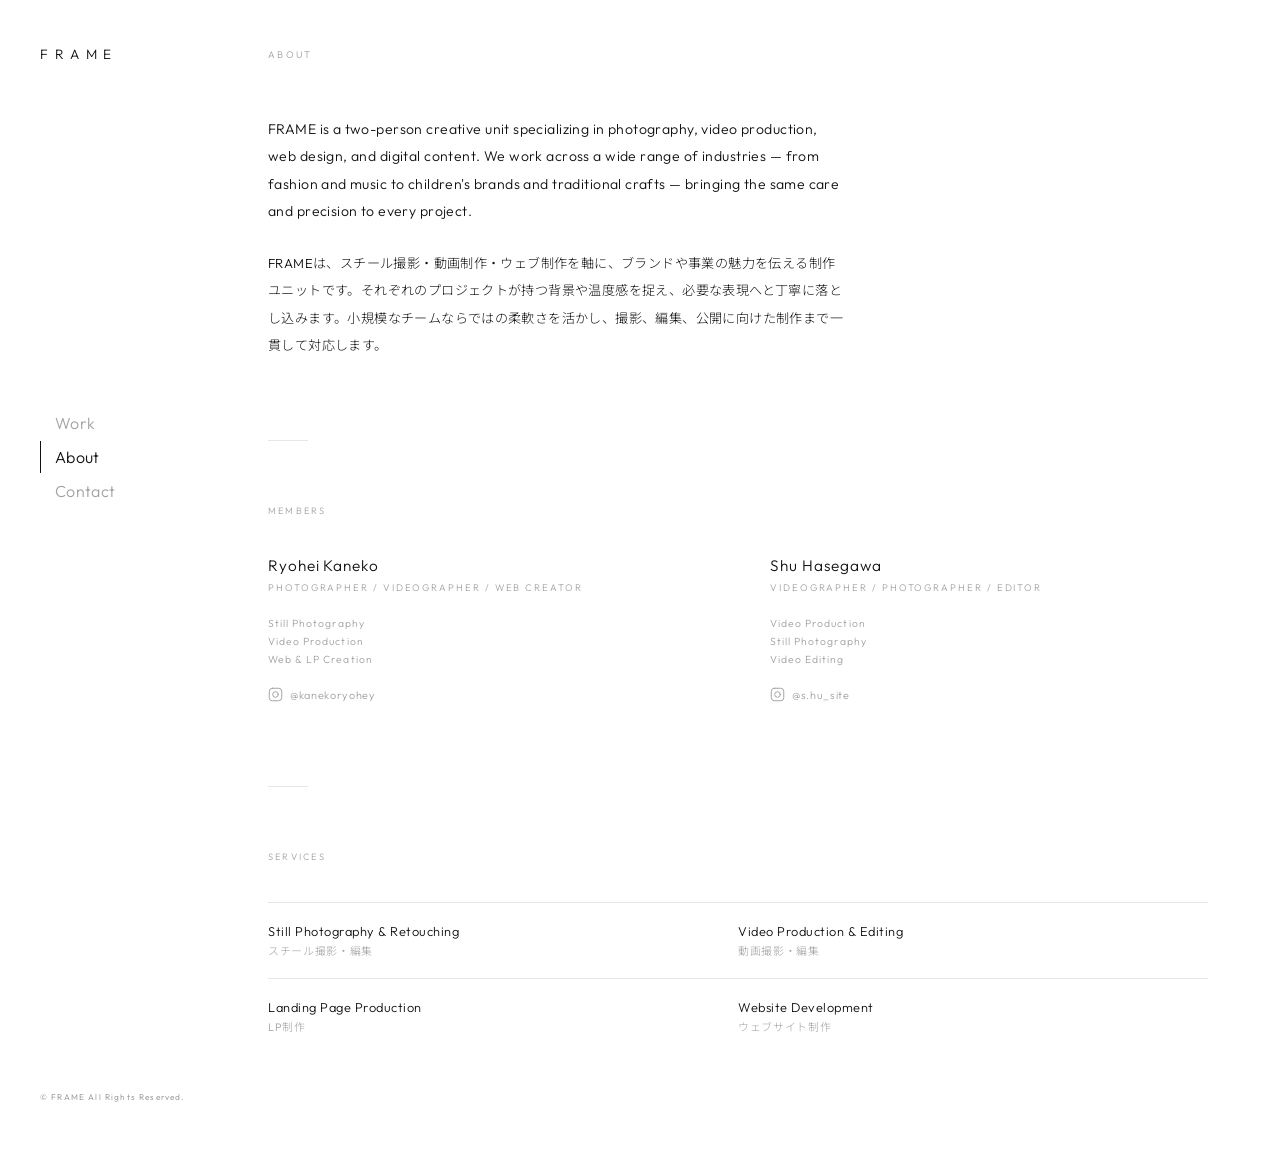
<file: about/index.html>
<!DOCTYPE html>
<html lang="ja">
<head>
<meta charset="UTF-8">
<meta name="viewport" content="width=device-width, initial-scale=1.0">
<title>About — FRAME</title>
<meta name="description" content="FRAME について。2人のクリエイターによるスチール・動画・ウェブ制作ユニット。/ About FRAME — a two-person photography, video and web production unit.">
<link rel="canonical" href="https://frame.com/about/">
<link rel="icon" href="/favicon.svg" type="image/svg+xml">
<meta property="og:type" content="website">
<meta property="og:site_name" content="FRAME">
<meta property="og:title" content="About — FRAME">
<meta property="og:description" content="About FRAME — a two-person photography, video and web production unit.">
<meta property="og:url" content="https://frame.com/about/">
<meta property="og:image" content="https://frame.com/images/ogp.jpg">
<meta property="og:locale" content="ja_JP">
<meta name="twitter:card" content="summary_large_image">
<link rel="preconnect" href="https://fonts.googleapis.com">
<link href="https://fonts.googleapis.com/css2?family=Outfit:wght@200;300;400&family=Noto+Sans+JP:wght@300;400&display=swap" rel="stylesheet">
<link rel="stylesheet" href="../style.css">
</head>
<body>

<aside class="sidebar">
  <a href="../" class="brand">Frame</a>
  <button class="hamburger" aria-label="メニューを開く">
    <span></span><span></span>
  </button>

  <nav class="main-nav">
    <a href="../">Work</a>
    <a href="../about/" class="is-current">About</a>
    <a href="../contact/">Contact</a>
  </nav>

  <div class="sidebar-foot">
    <!-- SNS 非表示中 — 開始する際はこのコメントを外してください
    <div class="social-links">
      <a href="#" target="_blank" rel="noopener" aria-label="Instagram">
        <svg width="16" height="16" viewBox="0 0 24 24" fill="none" stroke="currentColor" stroke-width="1.5" stroke-linecap="round" stroke-linejoin="round">
          <rect x="2" y="2" width="20" height="20" rx="5"/>
          <circle cx="12" cy="12" r="4.5"/>
          <circle cx="17.5" cy="6.5" r="0.5" fill="currentColor" stroke="none"/>
        </svg>
      </a>
      <a href="#" target="_blank" rel="noopener" aria-label="YouTube">
        <svg width="16" height="16" viewBox="0 0 24 24" fill="none" stroke="currentColor" stroke-width="1.5" stroke-linecap="round" stroke-linejoin="round">
          <path d="M22.54 6.42a2.78 2.78 0 0 0-1.95-1.96C18.88 4 12 4 12 4s-6.88 0-8.59.46A2.78 2.78 0 0 0 1.46 6.42 29 29 0 0 0 1 12a29 29 0 0 0 .46 5.58A2.78 2.78 0 0 0 3.41 19.6C5.12 20 12 20 12 20s6.88 0 8.59-.46a2.78 2.78 0 0 0 1.95-1.95A29 29 0 0 0 23 12a29 29 0 0 0-.46-5.58z"/>
          <polygon points="9.75 15.02 15.5 12 9.75 8.98 9.75 15.02" fill="currentColor" stroke="none"/>
        </svg>
      </a>
    </div>
    -->
    <p class="copy">© FRAME All Rights Reserved.</p>
  </div>
</aside>

<main class="main-content">

  <p class="page-label">About</p>

  <!-- ── Studio intro ── -->
  <div class="about-intro">
    <p>FRAME is a two-person creative unit specializing in photography, video production, web design, and digital content. We work across a wide range of industries — from fashion and music to children's brands and traditional crafts — bringing the same care and precision to every project.</p>
    <p class="ja">FRAMEは、スチール撮影・動画制作・ウェブ制作を軸に、ブランドや事業の魅力を伝える制作ユニットです。それぞれのプロジェクトが持つ背景や温度感を捉え、必要な表現へと丁寧に落とし込みます。小規模なチームならではの柔軟さを活かし、撮影、編集、公開に向けた制作まで一貫して対応します。</p>
  </div>

  <div class="rule"></div>

  <!-- ── Members ──
       REPLACE: 名前・役割・プロフィール文を書き換えてください
  -->
  <p class="section-label">Members</p>
  <div class="member-grid">

    <div class="member-card">
      <p class="member-name">Ryohei Kaneko</p>
      <p class="member-role">Photographer / Videographer / Web Creator</p>
      <div class="member-bio">
      </div>
      <div class="member-skills">
        <span>Still Photography</span>
        <span>Video Production</span>
        <span>Web & LP Creation</span>
      </div>
      <div class="member-social">
        <a href="https://www.instagram.com/kanekoryohey" target="_blank" rel="noopener" aria-label="Instagram @kanekoryohey">
          <svg width="15" height="15" viewBox="0 0 24 24" fill="none" stroke="currentColor" stroke-width="1.5" stroke-linecap="round" stroke-linejoin="round">
            <rect x="2" y="2" width="20" height="20" rx="5"/>
            <circle cx="12" cy="12" r="4.5"/>
            <circle cx="17.5" cy="6.5" r="0.5" fill="currentColor" stroke="none"/>
          </svg>
          <span>@kanekoryohey</span>
        </a>
      </div>
    </div>

    <div class="member-card">
      <p class="member-name">Shu Hasegawa</p>
      <p class="member-role">Videographer / Photographer / Editor</p>
      <div class="member-bio">
      </div>
      <div class="member-skills">
        <span>Video Production</span>
        <span>Still Photography</span>
        <span>Video Editing</span>
      </div>
      <div class="member-social">
        <a href="https://www.instagram.com/s.hu_site" target="_blank" rel="noopener" aria-label="Instagram @s.hu_site">
          <svg width="15" height="15" viewBox="0 0 24 24" fill="none" stroke="currentColor" stroke-width="1.5" stroke-linecap="round" stroke-linejoin="round">
            <rect x="2" y="2" width="20" height="20" rx="5"/>
            <circle cx="12" cy="12" r="4.5"/>
            <circle cx="17.5" cy="6.5" r="0.5" fill="currentColor" stroke="none"/>
          </svg>
          <span>@s.hu_site</span>
        </a>
      </div>
    </div>

  </div>

  <div class="rule"></div>

  <!-- ── Services ── -->
  <p class="section-label">Services</p>
  <div class="services-grid">

    <div class="service-item">
      <p class="service-en">Still Photography & Retouching</p>
      <p class="service-ja">スチール撮影・編集</p>
    </div>

    <div class="service-item">
      <p class="service-en">Video Production & Editing</p>
      <p class="service-ja">動画撮影・編集</p>
    </div>

    <div class="service-item">
      <p class="service-en">Landing Page Production</p>
      <p class="service-ja">LP制作</p>
    </div>

    <div class="service-item">
      <p class="service-en">Website Development</p>
      <p class="service-ja">ウェブサイト制作</p>
    </div>

  </div>

</main>

<script src="../main.js"></script>
</body>
</html>
</file>
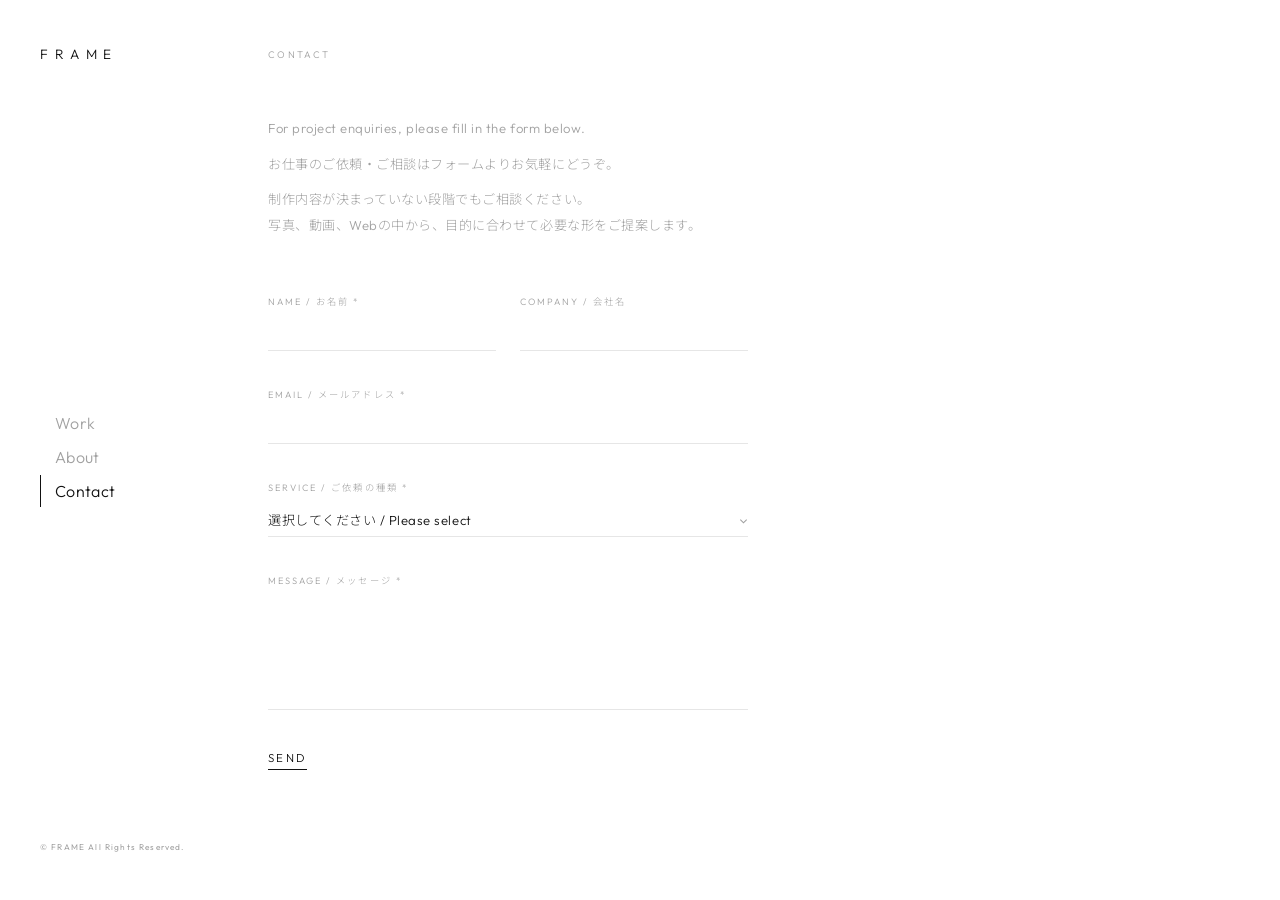
<file: contact/index.html>
<!DOCTYPE html>
<html lang="ja">
<head>
<meta charset="UTF-8">
<meta name="viewport" content="width=device-width, initial-scale=1.0">
<title>Contact — FRAME</title>
<meta name="description" content="FRAME へのお問い合わせ・お仕事のご依頼はこちらから。/ Enquiries and project requests for FRAME.">
<link rel="canonical" href="https://frame.com/contact/">
<link rel="icon" href="/favicon.svg" type="image/svg+xml">
<meta property="og:type" content="website">
<meta property="og:site_name" content="FRAME">
<meta property="og:title" content="Contact — FRAME">
<meta property="og:description" content="Enquiries and project requests for FRAME.">
<meta property="og:url" content="https://frame.com/contact/">
<meta property="og:image" content="https://frame.com/images/ogp.jpg">
<meta property="og:locale" content="ja_JP">
<meta name="twitter:card" content="summary_large_image">
<link rel="preconnect" href="https://fonts.googleapis.com">
<link href="https://fonts.googleapis.com/css2?family=Outfit:wght@200;300;400&family=Noto+Sans+JP:wght@300;400&display=swap" rel="stylesheet">
<link rel="stylesheet" href="../style.css">
</head>
<body>

<aside class="sidebar">
  <a href="../" class="brand">Frame</a>
  <button class="hamburger" aria-label="メニューを開く">
    <span></span><span></span>
  </button>

  <nav class="main-nav">
    <a href="../">Work</a>
    <a href="../about/">About</a>
    <a href="../contact/" class="is-current">Contact</a>
  </nav>

  <div class="sidebar-foot">
    <!-- SNS 非表示中 — 開始する際はこのコメントを外してください
    <div class="social-links">
      <a href="#" target="_blank" rel="noopener" aria-label="Instagram">
        <svg width="16" height="16" viewBox="0 0 24 24" fill="none" stroke="currentColor" stroke-width="1.5" stroke-linecap="round" stroke-linejoin="round">
          <rect x="2" y="2" width="20" height="20" rx="5"/>
          <circle cx="12" cy="12" r="4.5"/>
          <circle cx="17.5" cy="6.5" r="0.5" fill="currentColor" stroke="none"/>
        </svg>
      </a>
      <a href="#" target="_blank" rel="noopener" aria-label="YouTube">
        <svg width="16" height="16" viewBox="0 0 24 24" fill="none" stroke="currentColor" stroke-width="1.5" stroke-linecap="round" stroke-linejoin="round">
          <path d="M22.54 6.42a2.78 2.78 0 0 0-1.95-1.96C18.88 4 12 4 12 4s-6.88 0-8.59.46A2.78 2.78 0 0 0 1.46 6.42 29 29 0 0 0 1 12a29 29 0 0 0 .46 5.58A2.78 2.78 0 0 0 3.41 19.6C5.12 20 12 20 12 20s6.88 0 8.59-.46a2.78 2.78 0 0 0 1.95-1.95A29 29 0 0 0 23 12a29 29 0 0 0-.46-5.58z"/>
          <polygon points="9.75 15.02 15.5 12 9.75 8.98 9.75 15.02" fill="currentColor" stroke="none"/>
        </svg>
      </a>
    </div>
    -->
    <p class="copy">© FRAME All Rights Reserved.</p>
  </div>
</aside>

<main class="main-content">

  <p class="page-label">Contact</p>

  <div class="contact-lead">
    <p>For project enquiries, please fill in the form below.</p>
    <p class="ja">お仕事のご依頼・ご相談はフォームよりお気軽にどうぞ。</p>
    <p class="ja">制作内容が決まっていない段階でもご相談ください。<br>写真、動画、Webの中から、目的に合わせて必要な形をご提案します。</p>
  </div>

  <!--
    REPLACE: action の YOUR_FORM_ID を Formspree のフォーム ID に変更してください。
    Formspree (https://formspree.io) でフォームを作成すると
    「https://formspree.io/f/xxxxxxxx」のような URL が発行されます。
  -->
  <form
    class="contact-form"
    action="https://formspree.io/f/YOUR_FORM_ID"
    method="POST"
  >
    <!-- スパム対策ハニーポット（非表示） -->
    <input type="text" name="_gotcha" style="display:none" tabindex="-1" autocomplete="off">

    <div class="form-row">
      <div class="form-field">
        <label for="name">Name / お名前 <span aria-hidden="true">*</span></label>
        <input type="text" id="name" name="name" autocomplete="name" required>
      </div>
      <div class="form-field">
        <label for="company">Company / 会社名</label>
        <input type="text" id="company" name="company" autocomplete="organization">
      </div>
    </div>

    <div class="form-field">
      <label for="email">Email / メールアドレス <span aria-hidden="true">*</span></label>
      <input type="email" id="email" name="email" autocomplete="email" required>
    </div>

    <div class="form-field">
      <label for="service">Service / ご依頼の種類 <span aria-hidden="true">*</span></label>
      <div class="select-wrap">
        <select id="service" name="service" required>
          <option value="" disabled selected>選択してください / Please select</option>
          <option value="photo">スチール撮影・編集 / Still Photography</option>
          <option value="video">動画撮影・編集 / Video Production</option>
          <option value="web">LP・ウェブサイト制作 / LP & Website</option>
          <option value="other">その他 / Other</option>
        </select>
      </div>
    </div>

    <div class="form-field">
      <label for="message">Message / メッセージ <span aria-hidden="true">*</span></label>
      <textarea id="message" name="message" rows="6" required></textarea>
    </div>

    <button type="submit" class="form-submit">Send</button>

  </form>

</main>

<script src="../main.js"></script>
</body>
</html>
</file>
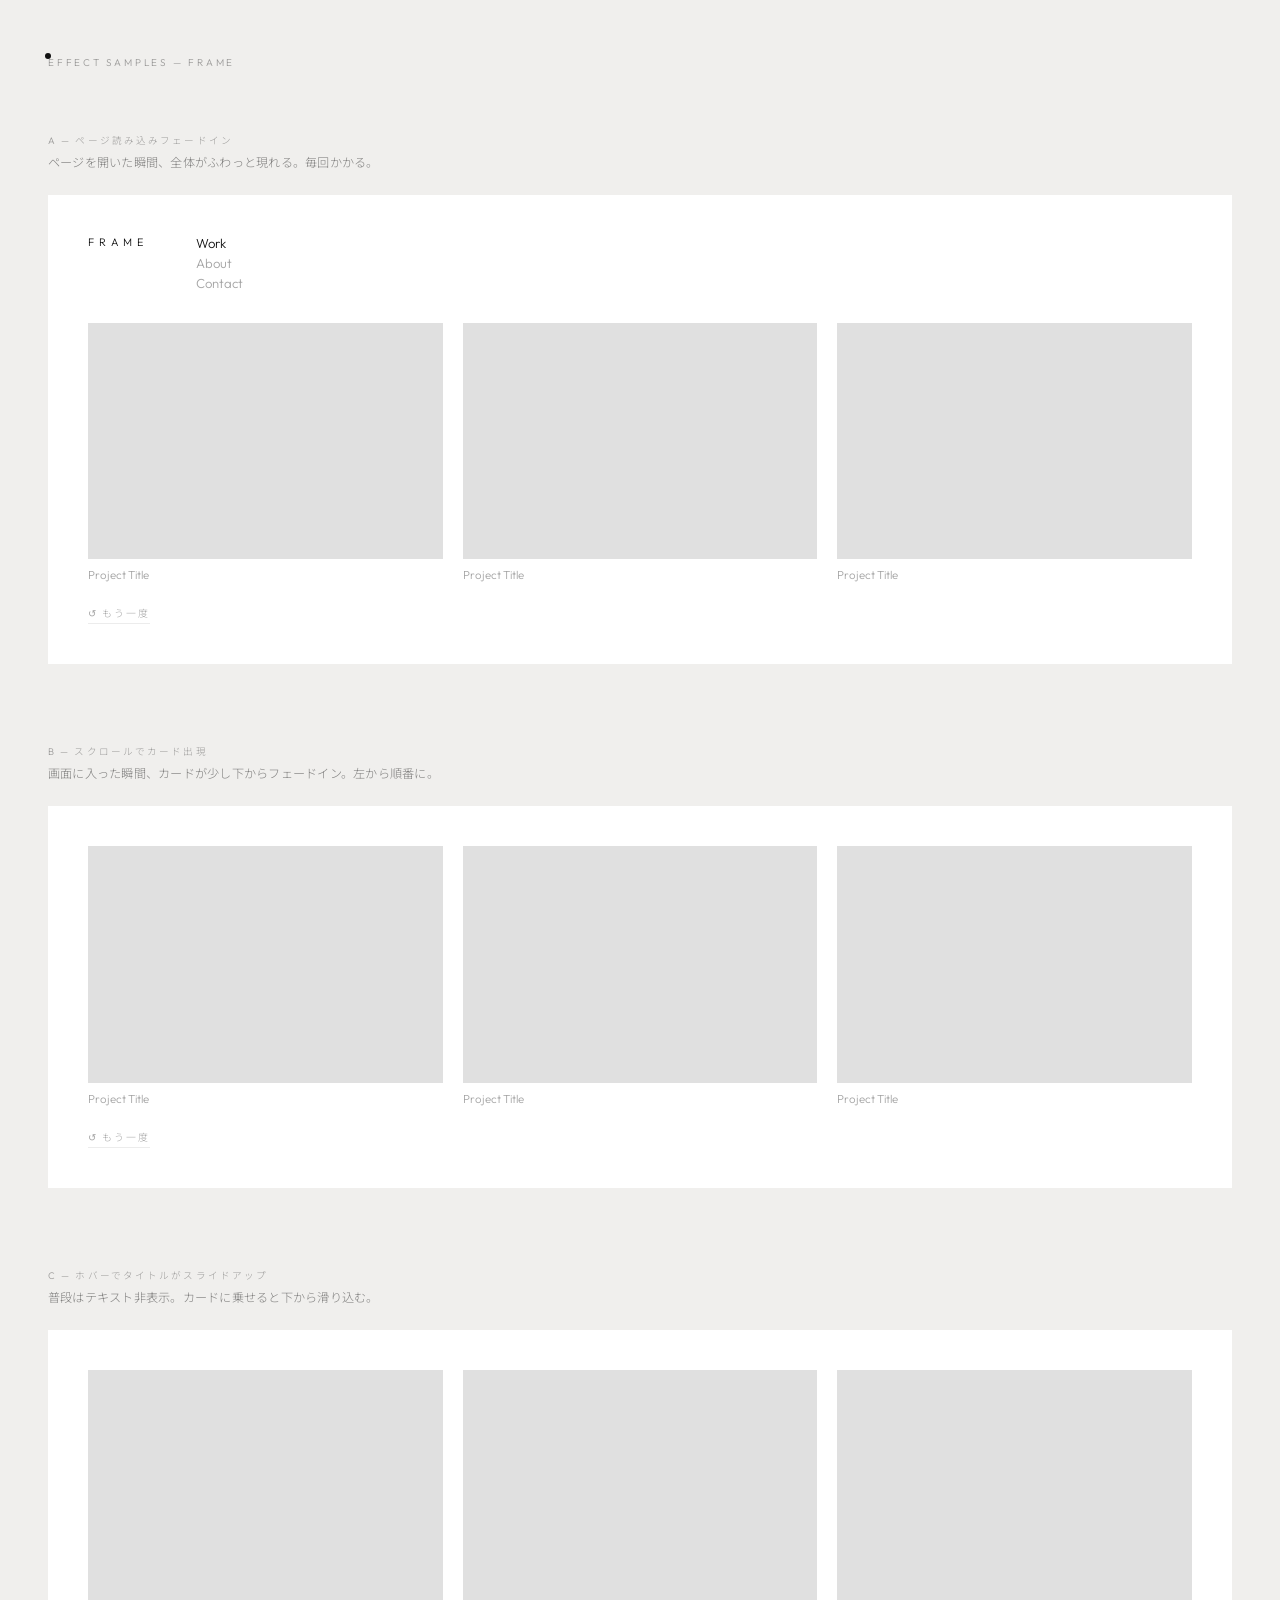
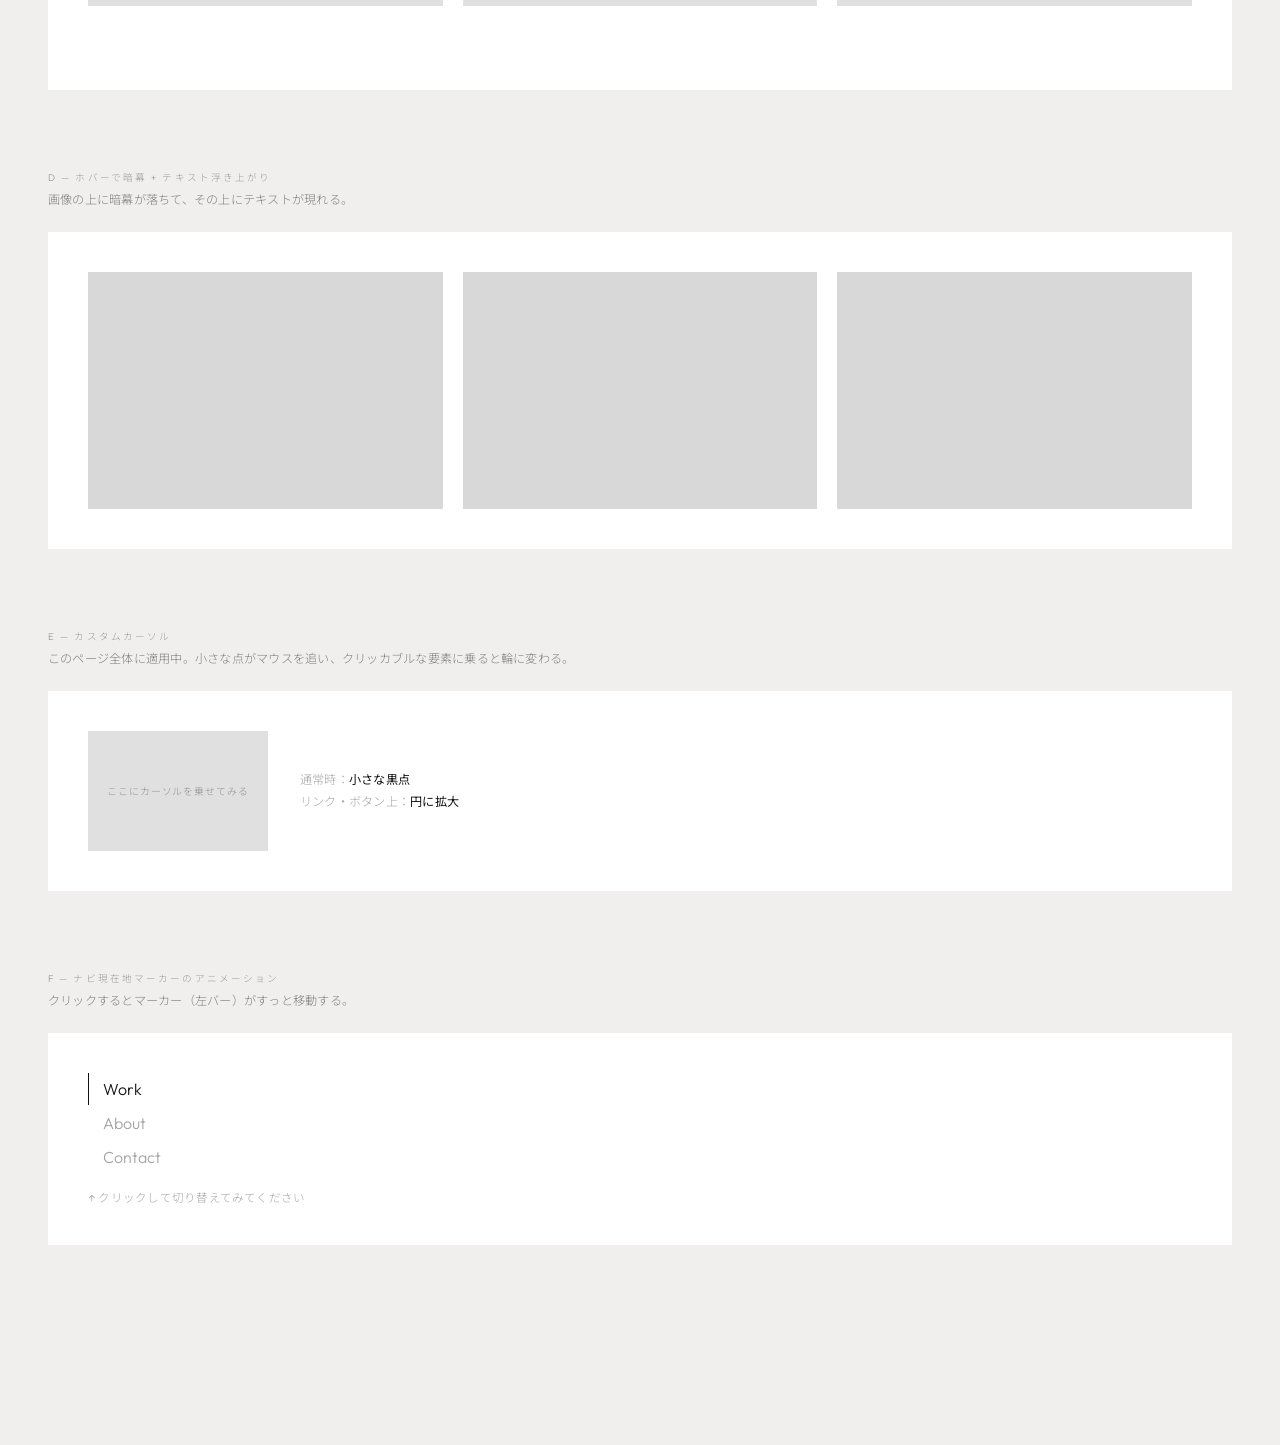
<file: effect-samples.html>
<!DOCTYPE html>
<html lang="ja">
<head>
<meta charset="UTF-8">
<meta name="viewport" content="width=device-width, initial-scale=1.0">
<title>Effect Samples — FRAME</title>
<link href="https://fonts.googleapis.com/css2?family=Outfit:wght@200;300;400&family=Noto+Sans+JP:wght@300;400&display=swap" rel="stylesheet">
<style>
*, *::before, *::after { box-sizing: border-box; margin: 0; padding: 0; }
:root {
  --bg:    #fff;
  --ink:   #111;
  --muted: rgba(17,17,17,0.38);
  --faint: rgba(17,17,17,0.08);
}
body {
  font-family: 'Outfit', 'Noto Sans JP', sans-serif;
  background: #f0efed;
  color: var(--ink);
  padding: 56px 48px 120px;
  cursor: none;
}
a { text-decoration: none; color: inherit; }

/* ── ページ共通 ── */
.page-title {
  font-size: 0.62rem;
  font-weight: 300;
  letter-spacing: 0.28em;
  text-transform: uppercase;
  color: var(--muted);
  margin-bottom: 64px;
}

.section {
  margin-bottom: 80px;
}

.section-label {
  font-size: 0.6rem;
  font-weight: 300;
  letter-spacing: 0.22em;
  text-transform: uppercase;
  color: var(--muted);
  margin-bottom: 6px;
}

.section-desc {
  font-size: 0.76rem;
  font-weight: 300;
  color: rgba(17,17,17,0.5);
  margin-bottom: 24px;
  letter-spacing: 0.02em;
}

.demo-box {
  background: var(--bg);
  padding: 40px;
}

.replay-btn {
  display: inline-block;
  margin-top: 20px;
  font-family: inherit;
  font-size: 0.62rem;
  font-weight: 300;
  letter-spacing: 0.2em;
  text-transform: uppercase;
  color: var(--muted);
  background: none;
  border: none;
  border-bottom: 1px solid var(--faint);
  cursor: none;
  padding: 3px 0;
  transition: color 0.2s;
}
.replay-btn:hover { color: var(--ink); }

/* ダミーカード共通 */
.dummy-thumb {
  background: #e8e8e8;
  aspect-ratio: 3/2;
  overflow: hidden;
  position: relative;
}
.dummy-thumb img {
  width: 100%; height: 100%;
  object-fit: cover;
  display: block;
}

/* ── A: ページフェードイン ── */
#demo-a .inner {
  opacity: 0;
  transform: translateY(10px);
  transition: opacity 0.7s ease, transform 0.7s ease;
}
#demo-a .inner.is-visible {
  opacity: 1;
  transform: translateY(0);
}
#demo-a .mock-sidebar {
  display: flex;
  gap: 48px;
  align-items: flex-start;
}
#demo-a .mock-brand {
  font-size: 0.68rem;
  font-weight: 300;
  letter-spacing: 0.44em;
  text-transform: uppercase;
}
#demo-a .mock-nav {
  display: flex;
  flex-direction: column;
  gap: 4px;
}
#demo-a .mock-nav span {
  font-size: 0.82rem;
  font-weight: 300;
  color: var(--muted);
}
#demo-a .mock-nav span.on { color: var(--ink); }
#demo-a .mock-grid {
  display: grid;
  grid-template-columns: repeat(3, 1fr);
  gap: 20px;
  margin-top: 32px;
}
#demo-a .mock-card .dummy-thumb { background: #e0e0e0; }
#demo-a .mock-card p {
  margin-top: 8px;
  font-size: 0.72rem;
  font-weight: 300;
  color: var(--muted);
}

/* ── B: スクロールフェードイン ── */
#demo-b .card-grid {
  display: grid;
  grid-template-columns: repeat(3, 1fr);
  gap: 20px;
}
.scroll-card {
  opacity: 0;
  transform: translateY(18px);
  transition: opacity 0.55s ease, transform 0.55s ease;
}
.scroll-card.is-visible {
  opacity: 1;
  transform: translateY(0);
}
.scroll-card:nth-child(2) { transition-delay: 0.1s; }
.scroll-card:nth-child(3) { transition-delay: 0.2s; }
.scroll-card .dummy-thumb { background: #e0e0e0; }
.scroll-card p {
  margin-top: 8px;
  font-size: 0.72rem;
  font-weight: 300;
  color: var(--muted);
}

/* ── C: ホバー タイトルスライドアップ ── */
#demo-c .card-grid {
  display: grid;
  grid-template-columns: repeat(3, 1fr);
  gap: 20px;
}
.hover-slide-card {
  cursor: none;
}
.hover-slide-card .dummy-thumb {
  background: #e0e0e0;
  overflow: hidden;
}
.hover-slide-card .dummy-thumb img {
  transition: transform 0.5s ease;
}
.hover-slide-card:hover .dummy-thumb img {
  transform: scale(1.04);
}
.hover-slide-card .meta {
  overflow: hidden;
  height: 44px;
  position: relative;
}
.hover-slide-card .meta-inner {
  position: absolute;
  bottom: -44px;
  left: 0;
  transition: bottom 0.35s ease;
  padding-top: 10px;
}
.hover-slide-card:hover .meta-inner {
  bottom: 0;
}
.hover-slide-card .cat {
  font-size: 0.56rem;
  font-weight: 300;
  letter-spacing: 0.22em;
  text-transform: uppercase;
  color: var(--muted);
  display: block;
  margin-bottom: 3px;
}
.hover-slide-card .title {
  font-size: 0.78rem;
  font-weight: 300;
}

/* ── D: オーバーレイ + テキスト ── */
#demo-d .card-grid {
  display: grid;
  grid-template-columns: repeat(3, 1fr);
  gap: 20px;
}
.overlay-card {
  cursor: none;
  position: relative;
}
.overlay-card .dummy-thumb {
  background: #d8d8d8;
  position: relative;
  overflow: hidden;
}
.overlay-card .overlay {
  position: absolute;
  inset: 0;
  background: rgba(17,17,17,0);
  display: flex;
  flex-direction: column;
  justify-content: flex-end;
  padding: 16px;
  transition: background 0.35s ease;
}
.overlay-card:hover .overlay {
  background: rgba(17,17,17,0.52);
}
.overlay-card .overlay-text {
  opacity: 0;
  transform: translateY(8px);
  transition: opacity 0.3s ease 0.05s, transform 0.3s ease 0.05s;
}
.overlay-card:hover .overlay-text {
  opacity: 1;
  transform: translateY(0);
}
.overlay-card .overlay-cat {
  font-size: 0.52rem;
  font-weight: 300;
  letter-spacing: 0.22em;
  text-transform: uppercase;
  color: rgba(255,255,255,0.65);
  display: block;
  margin-bottom: 3px;
}
.overlay-card .overlay-title {
  font-size: 0.78rem;
  font-weight: 300;
  color: #fff;
}

/* ── E: カスタムカーソル ── */
#cursor {
  position: fixed;
  width: 6px;
  height: 6px;
  background: var(--ink);
  border-radius: 50%;
  pointer-events: none;
  z-index: 9999;
  transform: translate(-50%, -50%);
  transition: transform 0.08s ease, width 0.25s ease, height 0.25s ease, background 0.25s ease;
}
#cursor.is-hover {
  width: 32px;
  height: 32px;
  background: transparent;
  border: 1px solid var(--ink);
}
#demo-e .cursor-demo {
  display: flex;
  gap: 32px;
  align-items: center;
}
#demo-e .cursor-area {
  width: 180px;
  aspect-ratio: 3/2;
  background: #e0e0e0;
  display: flex;
  align-items: center;
  justify-content: center;
}
#demo-e .cursor-area p {
  font-size: 0.62rem;
  font-weight: 300;
  letter-spacing: 0.1em;
  color: var(--muted);
}
#demo-e .cursor-note {
  font-size: 0.76rem;
  font-weight: 300;
  color: var(--muted);
  line-height: 1.8;
  letter-spacing: 0.02em;
}
#demo-e .cursor-note strong {
  color: var(--ink);
  font-weight: 400;
}

/* ── F: ナビマーカーアニメ ── */
#demo-f .nav-demo {
  display: inline-flex;
  flex-direction: column;
  gap: 2px;
  position: relative;
}
#demo-f .nav-demo a {
  font-size: 1rem;
  font-weight: 300;
  color: var(--muted);
  padding: 6px 0 6px 14px;
  border-left: 1px solid transparent;
  transition: color 0.2s;
  cursor: none;
  display: block;
}
#demo-f .nav-demo a:hover { color: var(--ink); }
#demo-f .nav-demo a.f-active {
  color: var(--ink);
  border-left-color: var(--ink);
  transition: color 0.2s, border-left-color 0.3s ease;
}
#demo-f .nav-note {
  margin-top: 16px;
  font-size: 0.72rem;
  font-weight: 300;
  color: var(--muted);
  letter-spacing: 0.02em;
}
</style>
</head>
<body>

<!-- カスタムカーソル（全体） -->
<div id="cursor"></div>

<p class="page-title">Effect Samples — FRAME</p>

<!-- A -->
<div class="section" id="section-a">
  <p class="section-label">A — ページ読み込みフェードイン</p>
  <p class="section-desc">ページを開いた瞬間、全体がふわっと現れる。毎回かかる。</p>
  <div class="demo-box" id="demo-a">
    <div class="inner is-visible">
      <div class="mock-sidebar">
        <span class="mock-brand">Frame</span>
        <nav class="mock-nav">
          <span class="on">Work</span>
          <span>About</span>
          <span>Contact</span>
        </nav>
      </div>
      <div class="mock-grid">
        <div class="mock-card"><div class="dummy-thumb"></div><p>Project Title</p></div>
        <div class="mock-card"><div class="dummy-thumb"></div><p>Project Title</p></div>
        <div class="mock-card"><div class="dummy-thumb"></div><p>Project Title</p></div>
      </div>
    </div>
    <button class="replay-btn" id="replay-a">↺ もう一度</button>
  </div>
</div>

<!-- B -->
<div class="section" id="section-b">
  <p class="section-label">B — スクロールでカード出現</p>
  <p class="section-desc">画面に入った瞬間、カードが少し下からフェードイン。左から順番に。</p>
  <div class="demo-box" id="demo-b">
    <div class="card-grid">
      <div class="scroll-card">
        <div class="dummy-thumb"></div>
        <p style="margin-top:8px;font-size:0.72rem;font-weight:300;color:var(--muted)">Project Title</p>
      </div>
      <div class="scroll-card">
        <div class="dummy-thumb"></div>
        <p style="margin-top:8px;font-size:0.72rem;font-weight:300;color:var(--muted)">Project Title</p>
      </div>
      <div class="scroll-card">
        <div class="dummy-thumb"></div>
        <p style="margin-top:8px;font-size:0.72rem;font-weight:300;color:var(--muted)">Project Title</p>
      </div>
    </div>
    <button class="replay-btn" id="replay-b">↺ もう一度</button>
  </div>
</div>

<!-- C -->
<div class="section" id="section-c">
  <p class="section-label">C — ホバーでタイトルがスライドアップ</p>
  <p class="section-desc">普段はテキスト非表示。カードに乗せると下から滑り込む。</p>
  <div class="demo-box" id="demo-c">
    <div class="card-grid">
      <div class="hover-slide-card">
        <div class="dummy-thumb"></div>
        <div class="meta">
          <div class="meta-inner">
            <span class="cat">Photo</span>
            <p class="title">Project Title</p>
          </div>
        </div>
      </div>
      <div class="hover-slide-card">
        <div class="dummy-thumb"></div>
        <div class="meta">
          <div class="meta-inner">
            <span class="cat">Video</span>
            <p class="title">Project Title</p>
          </div>
        </div>
      </div>
      <div class="hover-slide-card">
        <div class="dummy-thumb"></div>
        <div class="meta">
          <div class="meta-inner">
            <span class="cat">Web & LP</span>
            <p class="title">Project Title</p>
          </div>
        </div>
      </div>
    </div>
  </div>
</div>

<!-- D -->
<div class="section" id="section-d">
  <p class="section-label">D — ホバーで暗幕 + テキスト浮き上がり</p>
  <p class="section-desc">画像の上に暗幕が落ちて、その上にテキストが現れる。</p>
  <div class="demo-box" id="demo-d">
    <div class="card-grid">
      <div class="overlay-card">
        <div class="dummy-thumb">
          <div class="overlay">
            <div class="overlay-text">
              <span class="overlay-cat">Photo</span>
              <p class="overlay-title">Project Title</p>
            </div>
          </div>
        </div>
      </div>
      <div class="overlay-card">
        <div class="dummy-thumb">
          <div class="overlay">
            <div class="overlay-text">
              <span class="overlay-cat">Video</span>
              <p class="overlay-title">Project Title</p>
            </div>
          </div>
        </div>
      </div>
      <div class="overlay-card">
        <div class="dummy-thumb">
          <div class="overlay">
            <div class="overlay-text">
              <span class="overlay-cat">Web & LP</span>
              <p class="overlay-title">Project Title</p>
            </div>
          </div>
        </div>
      </div>
    </div>
  </div>
</div>

<!-- E -->
<div class="section" id="section-e">
  <p class="section-label">E — カスタムカーソル</p>
  <p class="section-desc">このページ全体に適用中。小さな点がマウスを追い、クリッカブルな要素に乗ると輪に変わる。</p>
  <div class="demo-box" id="demo-e">
    <div class="cursor-demo">
      <div class="cursor-area">
        <p>ここにカーソルを乗せてみる</p>
      </div>
      <div class="cursor-note">
        通常時：<strong>小さな黒点</strong><br>
        リンク・ボタン上：<strong>円に拡大</strong>
      </div>
    </div>
  </div>
</div>

<!-- F -->
<div class="section" id="section-f">
  <p class="section-label">F — ナビ現在地マーカーのアニメーション</p>
  <p class="section-desc">クリックするとマーカー（左バー）がすっと移動する。</p>
  <div class="demo-box" id="demo-f">
    <nav class="nav-demo">
      <a href="#" class="f-active" id="fn-work">Work</a>
      <a href="#" id="fn-about">About</a>
      <a href="#" id="fn-contact">Contact</a>
    </nav>
    <p class="nav-note">↑ クリックして切り替えてみてください</p>
  </div>
</div>

<script>
/* ── カスタムカーソル ── */
const cursor = document.getElementById('cursor');
document.addEventListener('mousemove', e => {
  cursor.style.left = e.clientX + 'px';
  cursor.style.top  = e.clientY + 'px';
});
document.querySelectorAll('a, button, .hover-slide-card, .overlay-card, .cursor-area').forEach(el => {
  el.addEventListener('mouseenter', () => cursor.classList.add('is-hover'));
  el.addEventListener('mouseleave', () => cursor.classList.remove('is-hover'));
});

/* ── A: フェードイン ── */
function playA() {
  const inner = document.querySelector('#demo-a .inner');
  inner.classList.remove('is-visible');
  void inner.offsetWidth;
  setTimeout(() => inner.classList.add('is-visible'), 30);
}
document.getElementById('replay-a').addEventListener('click', playA);

/* ── B: スクロールカード ── */
const scrollCards = document.querySelectorAll('.scroll-card');
function checkScrollCards() {
  scrollCards.forEach(card => {
    const rect = card.getBoundingClientRect();
    if (rect.top < window.innerHeight - 40) card.classList.add('is-visible');
  });
}
window.addEventListener('scroll', checkScrollCards);
checkScrollCards();

document.getElementById('replay-b').addEventListener('click', () => {
  scrollCards.forEach(c => c.classList.remove('is-visible'));
  setTimeout(checkScrollCards, 100);
});

/* ── F: ナビマーカー ── */
const fLinks = document.querySelectorAll('#demo-f .nav-demo a');
fLinks.forEach(link => {
  link.addEventListener('click', e => {
    e.preventDefault();
    fLinks.forEach(l => l.classList.remove('f-active'));
    link.classList.add('f-active');
  });
});
</script>
</body>
</html>
</file>
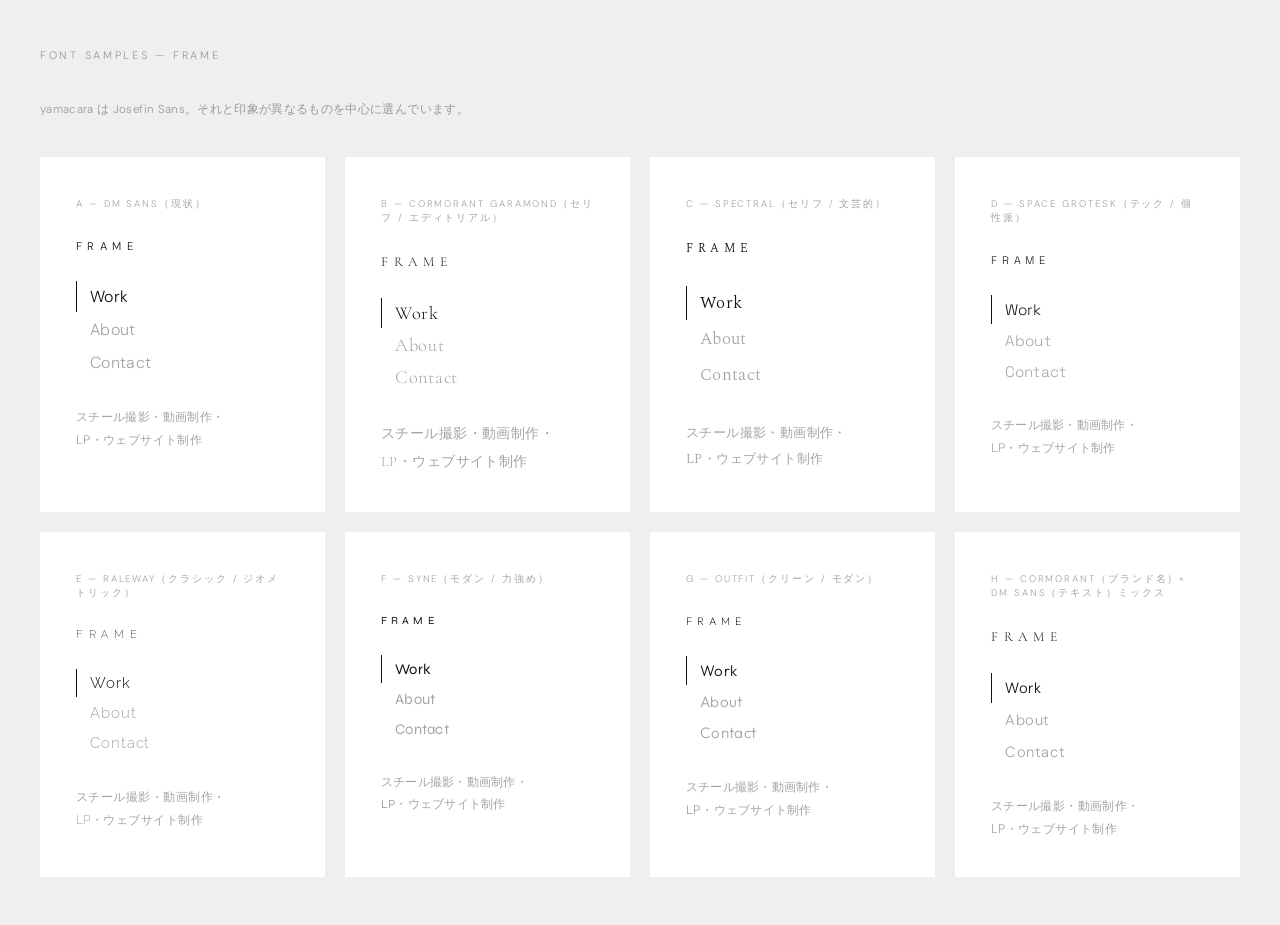
<file: font-samples.html>
<!DOCTYPE html>
<html lang="ja">
<head>
<meta charset="UTF-8">
<meta name="viewport" content="width=device-width, initial-scale=1.0">
<title>Font Samples — FRAME</title>
<link rel="preconnect" href="https://fonts.googleapis.com">
<link href="https://fonts.googleapis.com/css2?family=DM+Sans:opsz,wght@9..40,200;9..40,300;9..40,400&family=Cormorant+Garamond:ital,wght@0,300;0,400;1,300&family=Space+Grotesk:wght@300;400;500&family=Raleway:wght@200;300;400&family=Outfit:wght@200;300;400&family=Spectral:ital,wght@0,300;0,400;1,300&family=Syne:wght@400;500;600&family=Noto+Sans+JP:wght@300;400&display=swap" rel="stylesheet">
<style>
*, *::before, *::after { box-sizing: border-box; margin: 0; padding: 0; }
:root {
  --bg:    #fff;
  --ink:   #111;
  --muted: rgba(17,17,17,0.38);
  --faint: rgba(17,17,17,0.08);
}
body {
  background: #f0efed;
  color: var(--ink);
  padding: 48px 40px;
}
a { text-decoration: none; color: inherit; }

h1 {
  font-family: 'DM Sans', sans-serif;
  font-size: 0.68rem;
  font-weight: 300;
  letter-spacing: 0.25em;
  text-transform: uppercase;
  color: var(--muted);
  margin-bottom: 40px;
}

.note {
  font-family: 'DM Sans', sans-serif;
  font-size: 0.72rem;
  font-weight: 300;
  color: var(--muted);
  margin-bottom: 40px;
  letter-spacing: 0.03em;
}

.grid {
  display: grid;
  grid-template-columns: repeat(auto-fill, minmax(260px, 1fr));
  gap: 20px;
}

.card {
  background: var(--bg);
  padding: 40px 36px 36px;
  display: flex;
  flex-direction: column;
  gap: 28px;
}

.card-label {
  font-family: 'DM Sans', sans-serif;
  font-size: 0.6rem;
  font-weight: 300;
  letter-spacing: 0.2em;
  text-transform: uppercase;
  color: var(--muted);
}

/* ── A: 現状 DM Sans ── */
.f-a .brand { font-family: 'DM Sans', sans-serif; font-size: 0.7rem; font-weight: 300; letter-spacing: 0.48em; text-transform: uppercase; }
.f-a nav { display: flex; flex-direction: column; gap: 2px; }
.f-a nav a { font-family: 'DM Sans', sans-serif; font-size: 1rem; font-weight: 300; letter-spacing: 0.02em; color: var(--muted); padding: 5px 0 5px 13px; border-left: 1px solid transparent; }
.f-a nav a.on { color: var(--ink); border-left-color: var(--ink); }
.f-a .body { font-family: 'DM Sans', sans-serif; font-size: 0.78rem; font-weight: 300; line-height: 1.85; letter-spacing: 0.03em; color: var(--muted); }

/* ── B: Cormorant Garamond（セリフ / エディトリアル） ── */
.f-b .brand { font-family: 'Cormorant Garamond', serif; font-size: 0.85rem; font-weight: 300; letter-spacing: 0.42em; text-transform: uppercase; }
.f-b nav { display: flex; flex-direction: column; gap: 2px; }
.f-b nav a { font-family: 'Cormorant Garamond', serif; font-size: 1.15rem; font-weight: 300; letter-spacing: 0.04em; color: var(--muted); padding: 4px 0 4px 13px; border-left: 1px solid transparent; }
.f-b nav a.on { color: var(--ink); border-left-color: var(--ink); }
.f-b .body { font-family: 'Cormorant Garamond', serif; font-size: 0.9rem; font-weight: 300; line-height: 1.95; letter-spacing: 0.03em; color: var(--muted); }

/* ── C: Spectral（セリフ / 文芸的） ── */
.f-c .brand { font-family: 'Spectral', serif; font-size: 0.78rem; font-weight: 300; letter-spacing: 0.38em; text-transform: uppercase; }
.f-c nav { display: flex; flex-direction: column; gap: 2px; }
.f-c nav a { font-family: 'Spectral', serif; font-size: 1.05rem; font-weight: 300; letter-spacing: 0.02em; color: var(--muted); padding: 4px 0 4px 13px; border-left: 1px solid transparent; }
.f-c nav a.on { color: var(--ink); border-left-color: var(--ink); }
.f-c .body { font-family: 'Spectral', serif; font-size: 0.84rem; font-weight: 300; line-height: 1.95; letter-spacing: 0.03em; color: var(--muted); }

/* ── D: Space Grotesk（テック / 個性派サンズ） ── */
.f-d .brand { font-family: 'Space Grotesk', sans-serif; font-size: 0.68rem; font-weight: 300; letter-spacing: 0.44em; text-transform: uppercase; }
.f-d nav { display: flex; flex-direction: column; gap: 2px; }
.f-d nav a { font-family: 'Space Grotesk', sans-serif; font-size: 0.95rem; font-weight: 300; letter-spacing: 0.01em; color: var(--muted); padding: 5px 0 5px 13px; border-left: 1px solid transparent; }
.f-d nav a.on { color: var(--ink); border-left-color: var(--ink); }
.f-d .body { font-family: 'Space Grotesk', sans-serif; font-size: 0.78rem; font-weight: 300; line-height: 1.82; letter-spacing: 0.02em; color: var(--muted); }

/* ── E: Raleway（クラシック / ジオメトリック） ── */
.f-e .brand { font-family: 'Raleway', sans-serif; font-size: 0.68rem; font-weight: 200; letter-spacing: 0.52em; text-transform: uppercase; }
.f-e nav { display: flex; flex-direction: column; gap: 2px; }
.f-e nav a { font-family: 'Raleway', sans-serif; font-size: 0.95rem; font-weight: 300; letter-spacing: 0.06em; color: var(--muted); padding: 5px 0 5px 13px; border-left: 1px solid transparent; }
.f-e nav a.on { color: var(--ink); border-left-color: var(--ink); }
.f-e .body { font-family: 'Raleway', sans-serif; font-size: 0.78rem; font-weight: 300; line-height: 1.85; letter-spacing: 0.04em; color: var(--muted); }

/* ── F: Syne（モダン / 力強い） ── */
.f-f .brand { font-family: 'Syne', sans-serif; font-size: 0.68rem; font-weight: 400; letter-spacing: 0.38em; text-transform: uppercase; }
.f-f nav { display: flex; flex-direction: column; gap: 2px; }
.f-f nav a { font-family: 'Syne', sans-serif; font-size: 0.92rem; font-weight: 400; letter-spacing: 0.02em; color: var(--muted); padding: 5px 0 5px 13px; border-left: 1px solid transparent; }
.f-f nav a.on { color: var(--ink); border-left-color: var(--ink); }
.f-f .body { font-family: 'Syne', sans-serif; font-size: 0.76rem; font-weight: 400; line-height: 1.82; letter-spacing: 0.02em; color: var(--muted); }

/* ── G: Outfit（クリーン / モダン） ── */
.f-g .brand { font-family: 'Outfit', sans-serif; font-size: 0.68rem; font-weight: 200; letter-spacing: 0.46em; text-transform: uppercase; }
.f-g nav { display: flex; flex-direction: column; gap: 2px; }
.f-g nav a { font-family: 'Outfit', sans-serif; font-size: 0.95rem; font-weight: 300; letter-spacing: 0.02em; color: var(--muted); padding: 5px 0 5px 13px; border-left: 1px solid transparent; }
.f-g nav a.on { color: var(--ink); border-left-color: var(--ink); }
.f-g .body { font-family: 'Outfit', sans-serif; font-size: 0.78rem; font-weight: 300; line-height: 1.85; letter-spacing: 0.02em; color: var(--muted); }

/* ── H: Cormorant(ブランド) + DM Sans(本文) のミックス ── */
.f-h .brand { font-family: 'Cormorant Garamond', serif; font-size: 0.85rem; font-weight: 300; letter-spacing: 0.42em; text-transform: uppercase; }
.f-h nav { display: flex; flex-direction: column; gap: 2px; }
.f-h nav a { font-family: 'DM Sans', sans-serif; font-size: 0.92rem; font-weight: 300; letter-spacing: 0.04em; color: var(--muted); padding: 5px 0 5px 13px; border-left: 1px solid transparent; }
.f-h nav a.on { color: var(--ink); border-left-color: var(--ink); }
.f-h .body { font-family: 'DM Sans', sans-serif; font-size: 0.78rem; font-weight: 300; line-height: 1.85; letter-spacing: 0.03em; color: var(--muted); }
.f-h .serif-accent { font-family: 'Cormorant Garamond', serif; font-size: 1.5rem; font-weight: 300; letter-spacing: 0.04em; line-height: 1.2; margin-bottom: -8px; }
</style>
</head>
<body>

<h1>Font Samples — FRAME</h1>
<p class="note">yamacara は Josefin Sans。それと印象が異なるものを中心に選んでいます。</p>

<div class="grid">

  <div class="card f-a">
    <div class="card-label">A — DM Sans（現状）</div>
    <span class="brand">Frame</span>
    <nav>
      <a href="#" class="on">Work</a>
      <a href="#">About</a>
      <a href="#">Contact</a>
    </nav>
    <p class="body">スチール撮影・動画制作・<br>LP・ウェブサイト制作</p>
  </div>

  <div class="card f-b">
    <div class="card-label">B — Cormorant Garamond（セリフ / エディトリアル）</div>
    <span class="brand">Frame</span>
    <nav>
      <a href="#" class="on">Work</a>
      <a href="#">About</a>
      <a href="#">Contact</a>
    </nav>
    <p class="body">スチール撮影・動画制作・<br>LP・ウェブサイト制作</p>
  </div>

  <div class="card f-c">
    <div class="card-label">C — Spectral（セリフ / 文芸的）</div>
    <span class="brand">Frame</span>
    <nav>
      <a href="#" class="on">Work</a>
      <a href="#">About</a>
      <a href="#">Contact</a>
    </nav>
    <p class="body">スチール撮影・動画制作・<br>LP・ウェブサイト制作</p>
  </div>

  <div class="card f-d">
    <div class="card-label">D — Space Grotesk（テック / 個性派）</div>
    <span class="brand">Frame</span>
    <nav>
      <a href="#" class="on">Work</a>
      <a href="#">About</a>
      <a href="#">Contact</a>
    </nav>
    <p class="body">スチール撮影・動画制作・<br>LP・ウェブサイト制作</p>
  </div>

  <div class="card f-e">
    <div class="card-label">E — Raleway（クラシック / ジオメトリック）</div>
    <span class="brand">Frame</span>
    <nav>
      <a href="#" class="on">Work</a>
      <a href="#">About</a>
      <a href="#">Contact</a>
    </nav>
    <p class="body">スチール撮影・動画制作・<br>LP・ウェブサイト制作</p>
  </div>

  <div class="card f-f">
    <div class="card-label">F — Syne（モダン / 力強め）</div>
    <span class="brand">Frame</span>
    <nav>
      <a href="#" class="on">Work</a>
      <a href="#">About</a>
      <a href="#">Contact</a>
    </nav>
    <p class="body">スチール撮影・動画制作・<br>LP・ウェブサイト制作</p>
  </div>

  <div class="card f-g">
    <div class="card-label">G — Outfit（クリーン / モダン）</div>
    <span class="brand">Frame</span>
    <nav>
      <a href="#" class="on">Work</a>
      <a href="#">About</a>
      <a href="#">Contact</a>
    </nav>
    <p class="body">スチール撮影・動画制作・<br>LP・ウェブサイト制作</p>
  </div>

  <div class="card f-h">
    <div class="card-label">H — Cormorant（ブランド名）× DM Sans（テキスト）ミックス</div>
    <span class="brand">Frame</span>
    <nav>
      <a href="#" class="on">Work</a>
      <a href="#">About</a>
      <a href="#">Contact</a>
    </nav>
    <p class="body">スチール撮影・動画制作・<br>LP・ウェブサイト制作</p>
  </div>

</div>
</body>
</html>
</file>
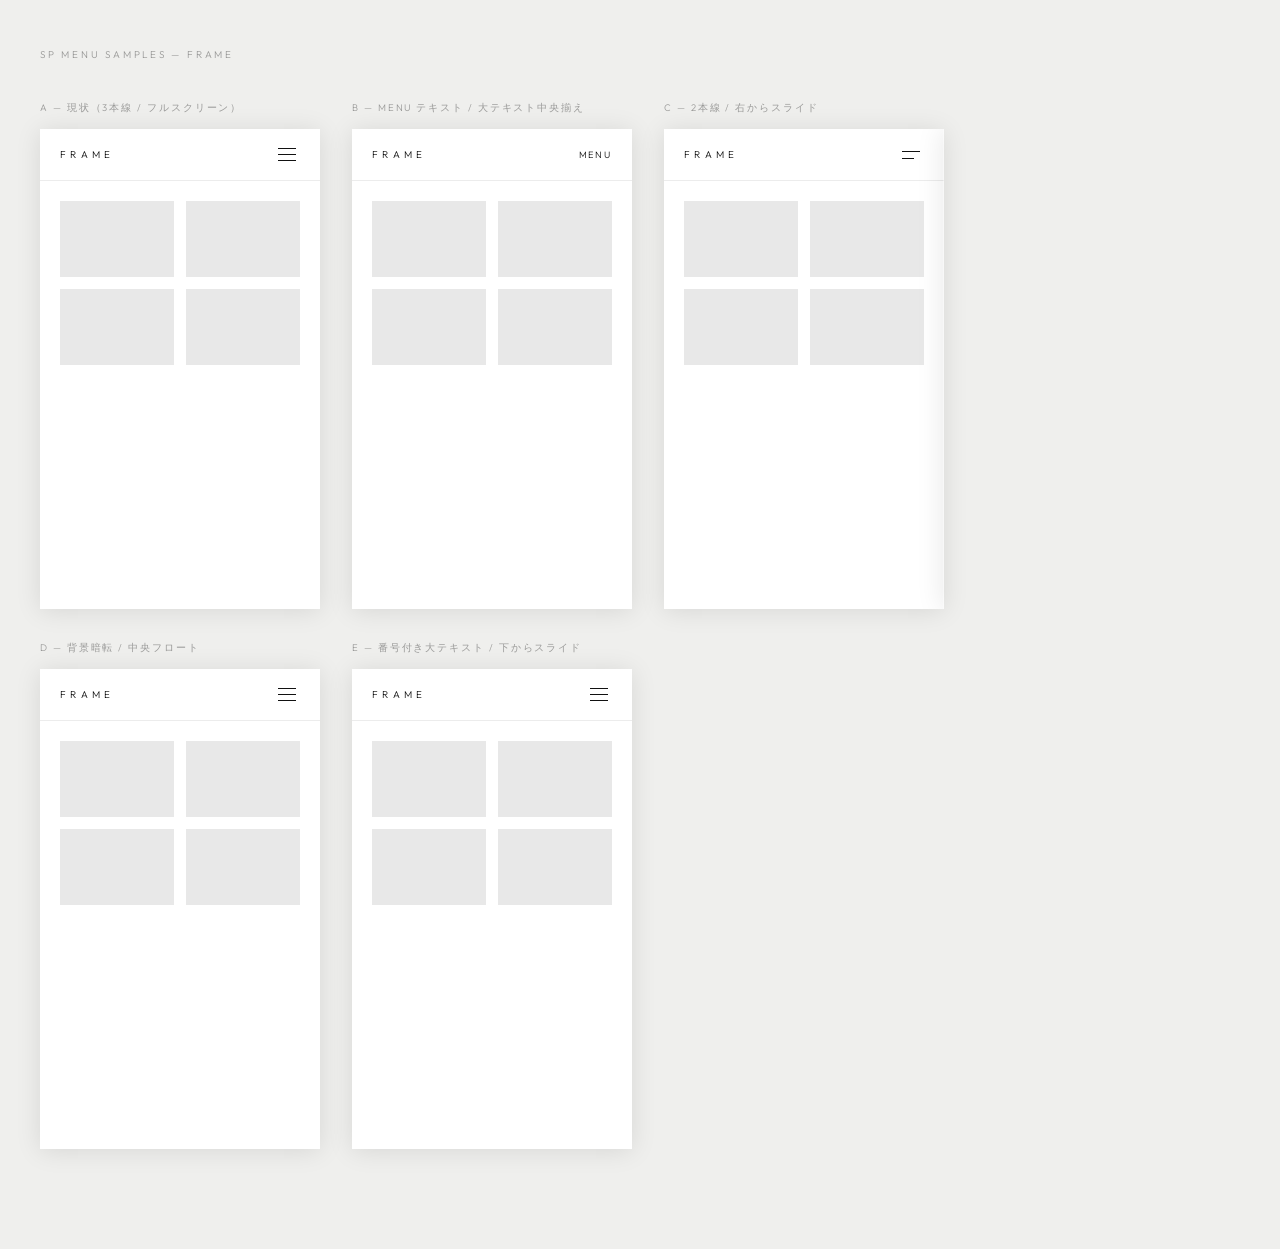
<file: sp-menu-samples.html>
<!DOCTYPE html>
<html lang="ja">
<head>
<meta charset="UTF-8">
<meta name="viewport" content="width=device-width, initial-scale=1.0">
<title>SP Menu Samples — FRAME</title>
<link href="https://fonts.googleapis.com/css2?family=Outfit:wght@200;300;400&family=Noto+Sans+JP:wght@300;400&display=swap" rel="stylesheet">
<style>
*, *::before, *::after { box-sizing: border-box; margin: 0; padding: 0; }
:root {
  --bg:    #fff;
  --ink:   #111;
  --muted: rgba(17,17,17,0.38);
  --faint: rgba(17,17,17,0.08);
}
body {
  font-family: 'Outfit', sans-serif;
  background: #efefed;
  padding: 48px 40px 100px;
  color: var(--ink);
}
h1 {
  font-size: 0.62rem;
  font-weight: 300;
  letter-spacing: 0.28em;
  text-transform: uppercase;
  color: var(--muted);
  margin-bottom: 40px;
}
.grid {
  display: flex;
  flex-wrap: wrap;
  gap: 32px;
}

/* ── スマホフレーム ── */
.phone {
  display: flex;
  flex-direction: column;
  gap: 14px;
}
.phone-label {
  font-size: 0.6rem;
  font-weight: 300;
  letter-spacing: 0.2em;
  text-transform: uppercase;
  color: var(--muted);
}
.phone-frame {
  width: 280px;
  height: 480px;
  background: var(--bg);
  position: relative;
  overflow: hidden;
  box-shadow: 0 2px 24px rgba(0,0,0,0.1);
}

/* ── ヘッダー共通 ── */
.sp-header {
  position: absolute;
  top: 0; left: 0; right: 0;
  height: 52px;
  display: flex;
  align-items: center;
  justify-content: space-between;
  padding: 0 20px;
  z-index: 10;
  background: var(--bg);
  border-bottom: 1px solid var(--faint);
}
.sp-brand {
  font-size: 0.62rem;
  font-weight: 300;
  letter-spacing: 0.44em;
  text-transform: uppercase;
}

/* ── ダミーコンテンツ ── */
.sp-content {
  position: absolute;
  top: 52px; left: 0; right: 0; bottom: 0;
  padding: 20px;
  display: grid;
  grid-template-columns: 1fr 1fr;
  gap: 12px;
  align-content: start;
}
.sp-card { background: #e8e8e8; aspect-ratio: 3/2; }

/* ────────────────────────────────────────
   A: 現状（3本線→X / フルスクリーン白）
──────────────────────────────────────── */
.pa-btn {
  display: flex; flex-direction: column; gap: 5px;
  background: none; border: none; cursor: pointer; padding: 4px;
}
.pa-btn span {
  display: block; width: 18px; height: 1px; background: var(--ink);
  transition: transform 0.28s ease, opacity 0.28s ease;
}
.pa-overlay {
  position: absolute; inset: 0; z-index: 20;
  background: var(--bg);
  display: flex; flex-direction: column;
  padding: 0 20px 32px;
  opacity: 0; pointer-events: none;
  transition: opacity 0.3s ease;
}
.pa-overlay-head {
  height: 52px; display: flex; align-items: center; justify-content: space-between; flex-shrink: 0;
}
.pa-nav { display: flex; flex-direction: column; gap: 2px; margin-top: 32px; }
.pa-nav a {
  font-size: 0.88rem; font-weight: 300; letter-spacing: 0.02em;
  color: var(--muted); padding: 7px 0 7px 13px;
  border-left: 1px solid transparent;
  text-decoration: none; display: block;
}
.pa-nav a.on { color: var(--ink); border-left-color: var(--ink); }
/* open */
.phone[data-open="a"] .pa-overlay { opacity: 1; pointer-events: auto; }
.phone[data-open="a"] .pa-btn span:nth-child(1) { transform: translateY(6px) rotate(45deg); }
.phone[data-open="a"] .pa-btn span:nth-child(2) { opacity: 0; }
.phone[data-open="a"] .pa-btn span:nth-child(3) { transform: translateY(-6px) rotate(-45deg); }

/* ────────────────────────────────────────
   B: MENU / CLOSE テキスト + 大テキスト中央
──────────────────────────────────────── */
.pb-btn {
  background: none; border: none; cursor: pointer;
  font-family: inherit; font-size: 0.58rem; font-weight: 300;
  letter-spacing: 0.2em; text-transform: uppercase; color: var(--ink);
  padding: 4px 0;
}
.pb-overlay {
  position: absolute; inset: 0; z-index: 20;
  background: var(--bg);
  display: flex; flex-direction: column; align-items: center; justify-content: center;
  gap: 0;
  opacity: 0; pointer-events: none;
  transition: opacity 0.3s ease;
}
.pb-close {
  position: absolute; top: 14px; right: 20px;
  background: none; border: none; cursor: pointer;
  font-family: inherit; font-size: 0.58rem; font-weight: 300;
  letter-spacing: 0.2em; text-transform: uppercase; color: var(--muted);
}
.pb-nav { display: flex; flex-direction: column; align-items: center; gap: 4px; }
.pb-nav a {
  font-size: 1.8rem; font-weight: 200; letter-spacing: -0.01em;
  color: rgba(17,17,17,0.15); text-decoration: none;
  transition: color 0.2s;
}
.pb-nav a.on,
.pb-nav a:hover { color: var(--ink); }
.phone[data-open="b"] .pb-overlay { opacity: 1; pointer-events: auto; }

/* ────────────────────────────────────────
   C: 2本線 + 右からスライド（70%幅）
──────────────────────────────────────── */
.pc-btn {
  display: flex; flex-direction: column; gap: 6px;
  background: none; border: none; cursor: pointer; padding: 4px;
}
.pc-btn span {
  display: block; height: 1px; background: var(--ink);
  transition: width 0.25s ease;
}
.pc-btn span:nth-child(1) { width: 18px; }
.pc-btn span:nth-child(2) { width: 12px; }
.pc-scrim {
  position: absolute; inset: 0; z-index: 19;
  background: rgba(17,17,17,0);
  pointer-events: none;
  transition: background 0.35s ease;
}
.pc-panel {
  position: absolute; top: 0; right: 0; bottom: 0;
  width: 72%; z-index: 20;
  background: var(--bg);
  padding: 52px 24px 32px;
  display: flex; flex-direction: column;
  transform: translateX(100%);
  transition: transform 0.38s cubic-bezier(0.4, 0, 0.2, 1);
  box-shadow: -4px 0 24px rgba(0,0,0,0.08);
}
.pc-close {
  position: absolute; top: 14px; right: 20px;
  background: none; border: none; cursor: pointer; padding: 4px;
  display: flex; flex-direction: column; gap: 0; align-items: center; justify-content: center;
}
.pc-close::before, .pc-close::after {
  content: ''; display: block; width: 16px; height: 1px; background: var(--ink);
}
.pc-close::before { transform: rotate(45deg) translateY(0.5px); }
.pc-close::after  { transform: rotate(-45deg) translateY(-0.5px); }
.pc-nav { display: flex; flex-direction: column; gap: 2px; margin-top: 40px; }
.pc-nav a {
  font-size: 0.92rem; font-weight: 300; letter-spacing: 0.02em;
  color: var(--muted); padding: 7px 0 7px 13px;
  border-left: 1px solid transparent; text-decoration: none; display: block;
}
.pc-nav a.on { color: var(--ink); border-left-color: var(--ink); }
/* open */
.phone[data-open="c"] .pc-scrim { background: rgba(17,17,17,0.18); pointer-events: auto; }
.phone[data-open="c"] .pc-panel { transform: translateX(0); }
.phone[data-open="c"] .pc-btn span:nth-child(1) { width: 18px; }
.phone[data-open="c"] .pc-btn span:nth-child(2) { width: 18px; }

/* ────────────────────────────────────────
   D: 背景暗転 + 中央フロートパネル
──────────────────────────────────────── */
.pd-btn {
  display: flex; flex-direction: column; gap: 5px;
  background: none; border: none; cursor: pointer; padding: 4px;
}
.pd-btn span {
  display: block; width: 18px; height: 1px; background: var(--ink);
  transition: transform 0.28s ease, opacity 0.28s ease;
}
.pd-scrim {
  position: absolute; inset: 0; z-index: 19;
  background: rgba(17,17,17,0);
  pointer-events: none;
  transition: background 0.35s ease;
}
.pd-panel {
  position: absolute;
  top: 50%; left: 50%;
  transform: translate(-50%, -46%) scale(0.96);
  z-index: 20;
  background: var(--bg);
  width: 78%;
  padding: 36px 28px;
  opacity: 0; pointer-events: none;
  transition: opacity 0.3s ease, transform 0.3s ease;
}
.pd-nav { display: flex; flex-direction: column; gap: 2px; }
.pd-nav a {
  font-size: 0.88rem; font-weight: 300; letter-spacing: 0.02em;
  color: var(--muted); padding: 8px 0 8px 13px;
  border-left: 1px solid transparent; text-decoration: none; display: block;
}
.pd-nav a.on { color: var(--ink); border-left-color: var(--ink); }
.pd-close {
  display: block; margin-top: 28px;
  background: none; border: none; cursor: pointer;
  font-family: inherit; font-size: 0.56rem; font-weight: 300;
  letter-spacing: 0.2em; text-transform: uppercase; color: var(--muted);
}
/* open */
.phone[data-open="d"] .pd-scrim { background: rgba(17,17,17,0.45); pointer-events: auto; }
.phone[data-open="d"] .pd-panel {
  opacity: 1; pointer-events: auto;
  transform: translate(-50%, -50%) scale(1);
}
.phone[data-open="d"] .pd-btn span:nth-child(1) { transform: translateY(6px) rotate(45deg); }
.phone[data-open="d"] .pd-btn span:nth-child(2) { opacity: 0; }
.phone[data-open="d"] .pd-btn span:nth-child(3) { transform: translateY(-6px) rotate(-45deg); }

/* ────────────────────────────────────────
   E: 下からスライドアップ + 番号付き大テキスト
──────────────────────────────────────── */
.pe-btn {
  display: flex; flex-direction: column; gap: 5px;
  background: none; border: none; cursor: pointer; padding: 4px;
}
.pe-btn span {
  display: block; width: 18px; height: 1px; background: var(--ink);
  transition: transform 0.28s ease, opacity 0.28s ease;
}
.pe-panel {
  position: absolute; left: 0; right: 0; bottom: 0;
  height: 70%;
  z-index: 20;
  background: var(--bg);
  padding: 36px 24px 32px;
  transform: translateY(100%);
  transition: transform 0.4s cubic-bezier(0.4, 0, 0.2, 1);
}
.pe-nav { display: flex; flex-direction: column; gap: 6px; }
.pe-nav a {
  display: flex; align-items: baseline; gap: 10px;
  text-decoration: none;
  font-size: 1.5rem; font-weight: 200; color: rgba(17,17,17,0.14);
  transition: color 0.2s;
}
.pe-nav a .num { font-size: 0.56rem; font-weight: 300; letter-spacing: 0.1em; color: var(--muted); }
.pe-nav a.on,
.pe-nav a:hover { color: var(--ink); }
.pe-close {
  display: block; margin-top: 28px;
  background: none; border: none; cursor: pointer;
  font-family: inherit; font-size: 0.56rem; font-weight: 300;
  letter-spacing: 0.2em; text-transform: uppercase; color: var(--muted);
  padding: 0;
}
/* open */
.phone[data-open="e"] .pe-panel { transform: translateY(0); }
.phone[data-open="e"] .pe-btn span:nth-child(1) { transform: translateY(6px) rotate(45deg); }
.phone[data-open="e"] .pe-btn span:nth-child(2) { opacity: 0; }
.phone[data-open="e"] .pe-btn span:nth-child(3) { transform: translateY(-6px) rotate(-45deg); }
</style>
</head>
<body>

<h1>SP Menu Samples — FRAME</h1>

<div class="grid">

  <!-- A -->
  <div class="phone" id="phone-a">
    <p class="phone-label">A — 現状（3本線 / フルスクリーン）</p>
    <div class="phone-frame">
      <div class="sp-header">
        <span class="sp-brand">Frame</span>
        <button class="pa-btn" onclick="toggle('a')">
          <span></span><span></span><span></span>
        </button>
      </div>
      <div class="sp-content">
        <div class="sp-card"></div><div class="sp-card"></div>
        <div class="sp-card"></div><div class="sp-card"></div>
      </div>
      <div class="pa-overlay">
        <div class="pa-overlay-head">
          <span class="sp-brand">Frame</span>
          <button class="pa-btn" onclick="toggle('a')">
            <span></span><span></span><span></span>
          </button>
        </div>
        <nav class="pa-nav">
          <a href="#" class="on">Work</a>
          <a href="#">About</a>
          <a href="#">Contact</a>
        </nav>
      </div>
    </div>
  </div>

  <!-- B -->
  <div class="phone" id="phone-b">
    <p class="phone-label">B — MENU テキスト / 大テキスト中央揃え</p>
    <div class="phone-frame">
      <div class="sp-header">
        <span class="sp-brand">Frame</span>
        <button class="pb-btn" onclick="toggle('b')">Menu</button>
      </div>
      <div class="sp-content">
        <div class="sp-card"></div><div class="sp-card"></div>
        <div class="sp-card"></div><div class="sp-card"></div>
      </div>
      <div class="pb-overlay">
        <button class="pb-close" onclick="toggle('b')">Close</button>
        <nav class="pb-nav">
          <a href="#" class="on">Work</a>
          <a href="#">About</a>
          <a href="#">Contact</a>
        </nav>
      </div>
    </div>
  </div>

  <!-- C -->
  <div class="phone" id="phone-c">
    <p class="phone-label">C — 2本線 / 右からスライド</p>
    <div class="phone-frame">
      <div class="sp-header">
        <span class="sp-brand">Frame</span>
        <button class="pc-btn" onclick="toggle('c')">
          <span></span><span></span>
        </button>
      </div>
      <div class="sp-content">
        <div class="sp-card"></div><div class="sp-card"></div>
        <div class="sp-card"></div><div class="sp-card"></div>
      </div>
      <div class="pc-scrim" onclick="toggle('c')"></div>
      <div class="pc-panel">
        <button class="pc-close" onclick="toggle('c')"></button>
        <nav class="pc-nav">
          <a href="#" class="on">Work</a>
          <a href="#">About</a>
          <a href="#">Contact</a>
        </nav>
      </div>
    </div>
  </div>

  <!-- D -->
  <div class="phone" id="phone-d">
    <p class="phone-label">D — 背景暗転 / 中央フロート</p>
    <div class="phone-frame">
      <div class="sp-header">
        <span class="sp-brand">Frame</span>
        <button class="pd-btn" onclick="toggle('d')">
          <span></span><span></span><span></span>
        </button>
      </div>
      <div class="sp-content">
        <div class="sp-card"></div><div class="sp-card"></div>
        <div class="sp-card"></div><div class="sp-card"></div>
      </div>
      <div class="pd-scrim" onclick="toggle('d')"></div>
      <div class="pd-panel">
        <nav class="pd-nav">
          <a href="#" class="on">Work</a>
          <a href="#">About</a>
          <a href="#">Contact</a>
        </nav>
        <button class="pd-close" onclick="toggle('d')">Close</button>
      </div>
    </div>
  </div>

  <!-- E -->
  <div class="phone" id="phone-e">
    <p class="phone-label">E — 番号付き大テキスト / 下からスライド</p>
    <div class="phone-frame">
      <div class="sp-header">
        <span class="sp-brand">Frame</span>
        <button class="pe-btn" onclick="toggle('e')">
          <span></span><span></span><span></span>
        </button>
      </div>
      <div class="sp-content">
        <div class="sp-card"></div><div class="sp-card"></div>
        <div class="sp-card"></div><div class="sp-card"></div>
      </div>
      <div class="pe-panel">
        <nav class="pe-nav">
          <a href="#" class="on"><span class="num">01</span>Work</a>
          <a href="#"><span class="num">02</span>About</a>
          <a href="#"><span class="num">03</span>Contact</a>
        </nav>
        <button class="pe-close" onclick="toggle('e')">Close</button>
      </div>
    </div>
  </div>

</div>

<script>
function toggle(id) {
  const phone = document.getElementById('phone-' + id);
  const isOpen = phone.dataset.open === id;
  document.querySelectorAll('.phone').forEach(p => delete p.dataset.open);
  if (!isOpen) phone.dataset.open = id;
}
</script>
</body>
</html>
</file>
<file: style.css>
*, *::before, *::after { box-sizing: border-box; margin: 0; padding: 0; }

:root {
  --bg:      #fff;
  --ink:     #111;
  --muted:   rgba(17,17,17,0.4);
  --faint:   rgba(17,17,17,0.1);
  --sidebar: 220px;
}

html { font-size: 16px; }

@keyframes pageFadeIn {
  from { opacity: 0; transform: translateY(10px); }
  to   { opacity: 1; transform: translateY(0); }
}

body {
  font-family: 'Outfit', 'Noto Sans JP', system-ui, sans-serif;
  background: var(--bg);
  color: var(--ink);
  min-height: 100vh;
  animation: pageFadeIn 0.7s ease forwards;
}

a { color: inherit; text-decoration: none; }
img, video { display: block; width: 100%; height: 100%; object-fit: cover; }

/* ── SIDEBAR ── */
.sidebar {
  position: fixed;
  top: 0; left: 0;
  width: var(--sidebar);
  height: 100vh;
  display: flex;
  flex-direction: column;
  justify-content: space-between;
  padding: 48px 32px 48px 40px;
  z-index: 100;
  background: var(--bg);
}

.brand {
  font-size: 0.85rem;
  font-weight: 300;
  letter-spacing: 0.48em;
  text-transform: uppercase;
  color: var(--ink);
  line-height: 1;
}

.main-nav {
  display: flex;
  flex-direction: column;
  gap: 2px;
}

.main-nav a {
  font-size: 1rem;
  font-weight: 300;
  letter-spacing: 0.02em;
  color: var(--muted);
  padding: 6px 0 6px 14px;
  border-left: 1px solid transparent;
  transition: color 0.2s, border-color 0.2s;
}

.main-nav a:hover { color: var(--ink); }

.main-nav a.is-current {
  color: var(--ink);
  border-left-color: var(--ink);
}

.sidebar-foot {
  display: flex;
  flex-direction: column;
  gap: 18px;
}

.social-links {
  display: flex;
  gap: 16px;
}

.social-links a {
  opacity: 0.32;
  transition: opacity 0.2s;
  display: flex;
  align-items: center;
}

.social-links a:hover { opacity: 1; }

.copy {
  position: fixed;
  bottom: 48px;
  left: 40px;
  font-size: 0.52rem;
  letter-spacing: 0.14em;
  color: var(--muted);
}

/* ── MAIN CONTENT ── */
.main-content {
  margin-left: var(--sidebar);
  padding: 48px 72px 96px 48px;
  min-height: 100vh;
}

/* ── WORK PAGE ── */
.filter-bar {
  display: flex;
  gap: 24px;
  margin-bottom: 48px;
  flex-wrap: wrap;
}

.filter-btn {
  background: none;
  border: none;
  border-bottom: 1px solid transparent;
  padding: 0 0 2px;
  font-family: inherit;
  font-size: 0.7rem;
  font-weight: 300;
  letter-spacing: 0.14em;
  text-transform: uppercase;
  color: var(--muted);
  cursor: pointer;
  transition: color 0.2s, border-color 0.2s;
}

.filter-btn:hover { color: var(--ink); }

.filter-btn.is-active {
  color: var(--ink);
  border-bottom-color: var(--ink);
}

.work-grid {
  display: grid;
  grid-template-columns: repeat(2, 1fr);
  gap: 48px 32px;
}

.work-card {
  display: block;
  opacity: 0;
  transition: opacity 0.6s ease;
}

.work-card.is-visible {
  opacity: 1;
}

.work-card .work-thumb {
  clip-path: inset(100% 0 0 0);
  transition: clip-path 1.5s cubic-bezier(0.16, 1, 0.3, 1) 0.05s;
}

.work-card.is-visible .work-thumb {
  clip-path: inset(0% 0 0 0);
}

.work-card.is-hidden { display: none; }

.work-thumb {
  aspect-ratio: 3 / 2;
  overflow: hidden;
  background: #ebebeb;
  margin-bottom: 14px;
  position: relative;
}

.work-thumb img {
  transition: transform 0.6s ease;
}

.work-thumb--contain img {
  object-fit: contain;
}

.work-thumb--blur-bg::before {
  content: '';
  position: absolute;
  inset: 0;
  background: var(--thumb-img) center / cover no-repeat;
  filter: blur(18px);
  transform: scale(1.15);
}

.work-thumb--blur-bg img {
  object-fit: contain;
  position: relative;
  z-index: 1;
}

.work-thumb-duo {
  display: flex;
}

.work-thumb-duo img {
  flex: 1;
  width: 0;
  min-width: 0;
  height: 100%;
}

.work-card:not(.work-card--nohover):hover .work-thumb img {
  transform: scale(1.04);
}

.video-toggle {
  position: absolute;
  bottom: 10px;
  right: 10px;
  width: 28px;
  height: 28px;
  background: rgba(255,255,255,0.75);
  border: none;
  cursor: pointer;
  display: flex;
  align-items: center;
  justify-content: center;
  color: var(--ink);
  opacity: 0;
  transition: opacity 0.2s;
}

.work-thumb:hover .video-toggle {
  opacity: 1;
}

.work-cat {
  display: block;
  font-size: 0.58rem;
  font-weight: 300;
  letter-spacing: 0.22em;
  text-transform: uppercase;
  color: var(--muted);
  margin-bottom: 5px;
}

.work-title {
  font-size: 0.82rem;
  font-weight: 300;
  letter-spacing: 0.04em;
  color: var(--ink);
}

/* ── ABOUT PAGE ── */
.page-label {
  font-size: 0.6rem;
  font-weight: 300;
  letter-spacing: 0.24em;
  text-transform: uppercase;
  color: var(--muted);
  margin-bottom: 56px;
}

.about-intro {
  max-width: 580px;
  margin-bottom: 80px;
}

.about-intro p {
  font-size: 0.88rem;
  font-weight: 300;
  letter-spacing: 0.03em;
  line-height: 1.95;
  color: var(--ink);
}

.about-intro .ja {
  margin-top: 24px;
  font-size: 0.82rem;
  line-height: 2.1;
}

.rule {
  width: 40px;
  height: 1px;
  background: var(--faint);
  margin: 64px 0;
}

.section-label {
  font-size: 0.58rem;
  font-weight: 300;
  letter-spacing: 0.24em;
  text-transform: uppercase;
  color: var(--muted);
  margin-bottom: 40px;
}

.member-grid {
  display: grid;
  grid-template-columns: repeat(2, 1fr);
  gap: 0 64px;
  margin-bottom: 80px;
}

.member-name {
  font-size: 0.96rem;
  font-weight: 300;
  letter-spacing: 0.06em;
  margin-bottom: 6px;
}

.member-role {
  font-size: 0.6rem;
  font-weight: 300;
  letter-spacing: 0.2em;
  text-transform: uppercase;
  color: var(--muted);
  margin-bottom: 24px;
}

.member-bio {
  font-size: 0.78rem;
  font-weight: 300;
  line-height: 1.9;
  letter-spacing: 0.03em;
  color: var(--ink);
}

.member-bio .ja {
  margin-top: 14px;
}

.member-skills {
  margin-top: 22px;
  display: flex;
  flex-direction: column;
  gap: 5px;
}

.member-skills span {
  font-size: 0.65rem;
  font-weight: 300;
  letter-spacing: 0.1em;
  color: var(--muted);
}

.member-social {
  margin-top: 20px;
}

.member-social a {
  display: inline-flex;
  align-items: center;
  gap: 7px;
  opacity: 0.4;
  transition: opacity 0.2s;
}

.member-social a:hover { opacity: 1; }

.member-social span {
  font-size: 0.68rem;
  font-weight: 300;
  letter-spacing: 0.06em;
  color: var(--ink);
}

.services-grid {
  display: grid;
  grid-template-columns: repeat(2, 1fr);
}

.service-item {
  padding: 20px 32px 20px 0;
  border-top: 1px solid var(--faint);
}

.service-en {
  font-size: 0.8rem;
  font-weight: 300;
  letter-spacing: 0.04em;
  color: var(--ink);
  margin-bottom: 3px;
}

.service-ja {
  font-size: 0.68rem;
  font-weight: 300;
  letter-spacing: 0.06em;
  color: var(--muted);
}

/* ── CONTACT PAGE ── */
.contact-lead {
  max-width: 480px;
  margin-bottom: 56px;
}

.contact-lead p {
  font-size: 0.82rem;
  font-weight: 300;
  letter-spacing: 0.04em;
  line-height: 1.95;
  color: var(--muted);
}

.contact-lead p + p { margin-top: 10px; }

.contact-form {
  display: flex;
  flex-direction: column;
  gap: 36px;
  max-width: 480px;
}

.form-row {
  display: grid;
  grid-template-columns: 1fr 1fr;
  gap: 36px 24px;
}

.form-field {
  display: flex;
  flex-direction: column;
  gap: 10px;
}

.form-field label {
  font-size: 0.58rem;
  font-weight: 300;
  letter-spacing: 0.22em;
  text-transform: uppercase;
  color: var(--muted);
}

.form-field input,
.form-field select,
.form-field textarea {
  border: none;
  border-bottom: 1px solid var(--faint);
  padding: 8px 0;
  font-family: inherit;
  font-size: 0.82rem;
  font-weight: 300;
  letter-spacing: 0.04em;
  color: var(--ink);
  background: transparent;
  outline: none;
  resize: none;
  transition: border-color 0.2s;
  width: 100%;
  -webkit-appearance: none;
  appearance: none;
  border-radius: 0;
}

.form-field input:focus,
.form-field select:focus,
.form-field textarea:focus {
  border-bottom-color: var(--ink);
}

.form-field option { background: #fff; }

.select-wrap { position: relative; }

.select-wrap::after {
  content: '';
  position: absolute;
  right: 2px;
  top: 50%;
  width: 5px;
  height: 5px;
  border-right: 1px solid var(--muted);
  border-bottom: 1px solid var(--muted);
  transform: translateY(-70%) rotate(45deg);
  pointer-events: none;
}

.form-submit {
  align-self: flex-start;
  background: none;
  border: none;
  border-bottom: 1px solid var(--ink);
  padding: 4px 0;
  font-family: inherit;
  font-size: 0.72rem;
  font-weight: 300;
  letter-spacing: 0.2em;
  text-transform: uppercase;
  color: var(--ink);
  cursor: pointer;
  transition: opacity 0.2s;
}

.form-submit:hover { opacity: 0.35; }

/* ── MENU PANEL (mobile only — hidden on desktop) ── */
.menu-panel { display: none; }

/* ── HAMBURGER ── */
.hamburger {
  display: none;
  flex-direction: column;
  gap: 5px;
  background: none;
  border: none;
  cursor: pointer;
  padding: 4px;
  flex-shrink: 0;
}

.hamburger span {
  display: block;
  height: 1px;
  background: var(--ink);
  transition: width 0.25s ease;
}

.hamburger span:nth-child(1) { width: 20px; }
.hamburger span:nth-child(2) { width: 13px; }

/* ── MOBILE ── */
@media (max-width: 768px) {
  .sidebar {
    width: 100%;
    height: 56px;
    flex-direction: row;
    align-items: center;
    justify-content: space-between;
    padding: 0 24px;
    border-bottom: 1px solid var(--faint);
  }

  .sidebar .main-nav,
  .sidebar .sidebar-foot { display: none; }

  .hamburger { display: flex; }

  body.menu-open .hamburger span:nth-child(2) { width: 20px; }

  /* ── スクリム ── */
  .menu-scrim {
    position: fixed;
    inset: 0;
    z-index: 99;
    background: rgba(17,17,17,0.18);
    opacity: 0;
    pointer-events: none;
    transition: opacity 0.35s ease;
  }
  body.menu-open .menu-scrim {
    opacity: 1;
    pointer-events: auto;
  }

  /* ── スライドパネル ── */
  .menu-panel {
    position: fixed;
    top: 0; right: 0; bottom: 0;
    width: 72%;
    z-index: 100;
    background: var(--bg);
    padding: 56px 28px 40px;
    display: flex;
    flex-direction: column;
    box-shadow: -4px 0 24px rgba(0,0,0,0.08);
    transform: translateX(100%);
    transition: transform 0.38s cubic-bezier(0.4, 0, 0.2, 1);
  }
  body.menu-open .menu-panel { transform: translateX(0); }

  .menu-panel-close {
    position: absolute;
    top: 16px; right: 20px;
    background: none; border: none; cursor: pointer;
    width: 28px; height: 28px;
    display: flex; align-items: center; justify-content: center;
  }
  .menu-panel-close::before,
  .menu-panel-close::after {
    content: '';
    position: absolute;
    width: 16px; height: 1px;
    background: var(--ink);
  }
  .menu-panel-close::before { transform: rotate(45deg); }
  .menu-panel-close::after  { transform: rotate(-45deg); }

  .menu-panel .main-nav {
    display: flex;
    flex-direction: column;
    gap: 2px;
    margin-top: 24px;
  }
  .menu-panel .main-nav a {
    font-size: 0.92rem;
    padding: 8px 0 8px 14px;
    letter-spacing: 0.02em;
  }

  .copy {
    bottom: 24px;
    left: 24px;
  }

  .main-content {
    margin-left: 0;
    padding: 88px 24px 80px;
  }

  .work-grid {
    grid-template-columns: 1fr;
    gap: 36px;
  }

  .filter-bar { gap: 16px; margin-bottom: 32px; }

  .member-grid {
    grid-template-columns: 1fr;
    gap: 48px;
  }

  .services-grid { grid-template-columns: 1fr; }

  .form-row { grid-template-columns: 1fr; }

  .about-intro { margin-bottom: 56px; }
  .rule { margin: 48px 0; }
}
</file>
